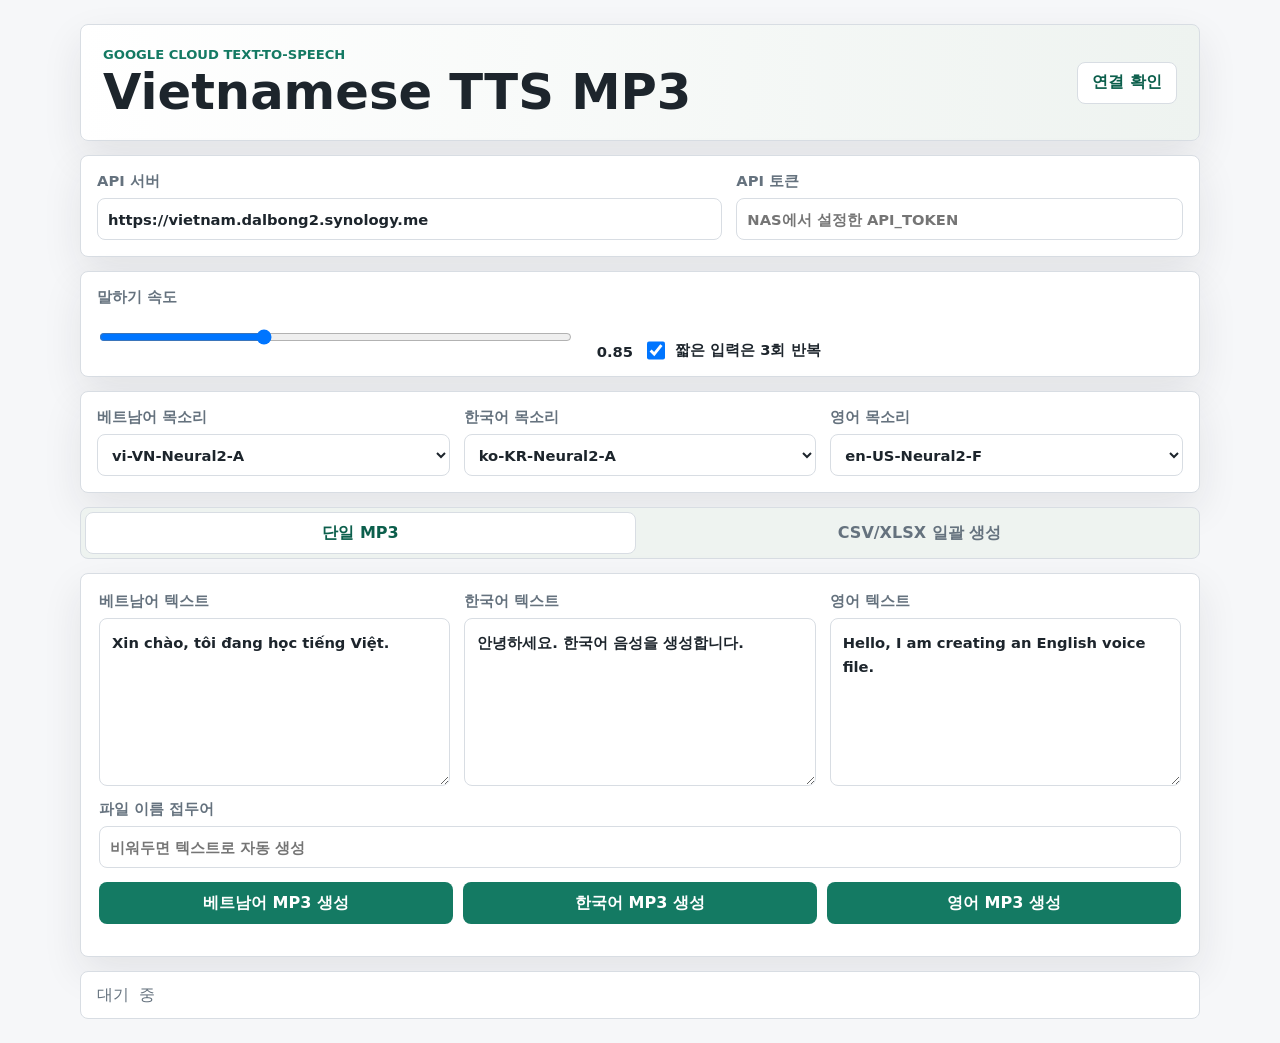
<file: index.html>
<!doctype html>
<html lang="ko">
  <head>
    <meta charset="utf-8">
    <meta name="viewport" content="width=device-width, initial-scale=1">
    <title>Vietnamese TTS MP3</title>
    <link rel="stylesheet" href="styles.css">
  </head>
  <body>
    <main class="app-shell">
      <header class="topbar">
        <div>
          <p class="eyebrow">Google Cloud Text-to-Speech</p>
          <h1>Vietnamese TTS MP3</h1>
        </div>
        <button id="healthButton" class="secondary-button" type="button">연결 확인</button>
      </header>

      <section class="api-panel" aria-label="API settings">
        <label>
          API 서버
          <input id="apiBaseInput" type="url" placeholder="https://tts.example.com">
        </label>
        <label>
          API 토큰
          <input id="apiTokenInput" type="password" autocomplete="off" placeholder="NAS에서 설정한 API_TOKEN">
        </label>
      </section>

      <section class="controls-panel" aria-label="Voice controls">
        <label class="range-label">
          말하기 속도
          <input id="rateInput" type="range" min="0.25" max="2" step="0.01" value="0.85">
          <output id="rateOutput">0.85</output>
        </label>
        <label class="checkbox-label">
          <input id="repeatShortInput" type="checkbox" checked>
          짧은 입력은 3회 반복
        </label>
      </section>

      <section class="voices-panel" aria-label="Voice models">
        <label>
          베트남어 목소리
          <select id="voiceViSelect"></select>
        </label>
        <label>
          한국어 목소리
          <select id="voiceKoSelect"></select>
        </label>
        <label>
          영어 목소리
          <select id="voiceEnSelect"></select>
        </label>
      </section>

      <nav class="tabs" aria-label="TTS modes">
        <button class="tab-button active" type="button" data-tab="single">단일 MP3</button>
        <button class="tab-button" type="button" data-tab="batch">CSV/XLSX 일괄 생성</button>
      </nav>

      <section id="singleTab" class="workspace active" aria-label="Single MP3 generator">
        <div class="language-grid">
          <label>
            베트남어 텍스트
            <textarea id="textViInput" rows="5" spellcheck="false">Xin chào, tôi đang học tiếng Việt.</textarea>
          </label>
          <label>
            한국어 텍스트
            <textarea id="textKoInput" rows="5" spellcheck="false">안녕하세요. 한국어 음성을 생성합니다.</textarea>
          </label>
          <label>
            영어 텍스트
            <textarea id="textEnInput" rows="5" spellcheck="false">Hello, I am creating an English voice file.</textarea>
          </label>
        </div>
        <label>
          파일 이름 접두어
          <input id="filenameInput" type="text" placeholder="비워두면 텍스트로 자동 생성">
        </label>
        <div class="action-row single-action-row">
          <button class="primary-button single-language-button" type="button" data-language="vi">베트남어 MP3 생성</button>
          <button class="primary-button single-language-button" type="button" data-language="ko">한국어 MP3 생성</button>
          <button class="primary-button single-language-button" type="button" data-language="en">영어 MP3 생성</button>
        </div>
        <div id="singleResults" class="result-list" hidden></div>
      </section>

      <section id="batchTab" class="workspace" aria-label="Batch MP3 generator">
        <label>
          CSV 또는 XLSX 파일
          <input id="batchFileInput" type="file" accept=".csv,.xlsx">
        </label>
        <div class="table-note">
          권장 컬럼: 카테고리, 베트남어, 한국어, 영어
        </div>
        <div class="action-row">
          <button id="batchGenerateButton" class="primary-button" type="button">ZIP 생성</button>
        </div>
        <progress id="batchProgress" value="0" max="100" hidden></progress>
      </section>

      <section class="status-panel" aria-label="Status">
        <div id="statusText">대기 중</div>
      </section>
    </main>

    <script src="vendor/xlsx.full.min.js"></script>
    <script src="vendor/jszip.min.js"></script>
    <script src="app.js"></script>
  </body>
</html>
</file>
<file: styles.css>
:root {
  color-scheme: light;
  --bg: #f6f7f9;
  --surface: #ffffff;
  --surface-strong: #eef3f0;
  --text: #1d252c;
  --muted: #65727e;
  --line: #d8dde3;
  --accent: #147a63;
  --accent-strong: #0c5f4c;
  --accent-soft: #dceee8;
  --warning: #9a5a00;
  --danger: #b42318;
  --shadow: 0 16px 40px rgba(28, 38, 47, 0.09);
  font-family: "Segoe UI", "Malgun Gothic", system-ui, sans-serif;
}

* {
  box-sizing: border-box;
}

body {
  margin: 0;
  min-height: 100vh;
  background: var(--bg);
  color: var(--text);
}

button,
input,
select,
textarea {
  font: inherit;
}

.app-shell {
  width: min(1120px, calc(100% - 32px));
  margin: 24px auto;
  display: grid;
  gap: 14px;
}

.topbar,
.api-panel,
.controls-panel,
.voices-panel,
.workspace,
.status-panel {
  background: var(--surface);
  border: 1px solid var(--line);
  border-radius: 8px;
  box-shadow: var(--shadow);
}

.topbar {
  min-height: 112px;
  display: flex;
  align-items: center;
  justify-content: space-between;
  gap: 16px;
  padding: 22px;
  background: linear-gradient(90deg, #ffffff 0%, #eef3f0 100%);
}

.eyebrow {
  margin: 0 0 4px;
  color: var(--accent);
  font-size: 0.82rem;
  font-weight: 700;
  letter-spacing: 0;
  text-transform: uppercase;
}

h1 {
  margin: 0;
  font-size: clamp(2rem, 5vw, 3.1rem);
  line-height: 1.05;
  letter-spacing: 0;
}

label {
  display: grid;
  gap: 7px;
  color: var(--muted);
  font-size: 0.92rem;
  font-weight: 700;
}

input,
select,
textarea {
  width: 100%;
  border: 1px solid var(--line);
  border-radius: 8px;
  background: #fff;
  color: var(--text);
  outline: none;
}

input,
select {
  min-height: 42px;
  padding: 8px 10px;
}

textarea {
  min-height: 168px;
  resize: vertical;
  padding: 12px;
  line-height: 1.6;
}

input:focus,
select:focus,
textarea:focus {
  border-color: var(--accent);
  box-shadow: 0 0 0 3px var(--accent-soft);
}

.api-panel,
.controls-panel,
.voices-panel {
  display: grid;
  grid-template-columns: repeat(3, minmax(0, 1fr));
  gap: 14px;
  padding: 16px;
}

.api-panel {
  grid-template-columns: 1.4fr 1fr;
}

.controls-panel {
  grid-template-columns: minmax(220px, 1fr) minmax(220px, 1fr);
}

.range-label {
  grid-template-columns: 1fr auto;
  align-items: end;
}

.range-label input {
  grid-column: 1 / 2;
  padding: 0;
}

.range-label output {
  grid-row: 2;
  grid-column: 2;
  min-width: 56px;
  text-align: right;
  color: var(--text);
}

.checkbox-label {
  align-content: end;
  grid-template-columns: auto 1fr;
  gap: 10px;
  color: var(--text);
}

.checkbox-label input {
  width: 18px;
  min-height: 18px;
  margin: 0;
}

.tabs {
  display: flex;
  gap: 8px;
  padding: 4px;
  border: 1px solid var(--line);
  border-radius: 8px;
  background: var(--surface-strong);
}

.tab-button,
.primary-button,
.secondary-button,
.download-link {
  min-height: 42px;
  border: 1px solid transparent;
  border-radius: 8px;
  padding: 9px 14px;
  cursor: pointer;
  text-decoration: none;
  font-weight: 800;
}

.tab-button {
  flex: 1;
  background: transparent;
  color: var(--muted);
}

.tab-button.active {
  background: var(--surface);
  color: var(--accent-strong);
  border-color: var(--line);
}

.workspace {
  display: none;
  gap: 14px;
  padding: 18px;
}

.workspace.active {
  display: grid;
}

.language-grid {
  display: grid;
  grid-template-columns: repeat(3, minmax(0, 1fr));
  gap: 14px;
}

.primary-button {
  background: var(--accent);
  color: #fff;
}

.primary-button:hover {
  background: var(--accent-strong);
}

.primary-button:disabled,
.secondary-button:disabled {
  cursor: not-allowed;
  opacity: 0.55;
}

.secondary-button {
  background: #fff;
  color: var(--accent-strong);
  border-color: var(--line);
}

.download-link {
  display: inline-grid;
  place-items: center;
  background: #243447;
  color: #fff;
}

.action-row {
  display: flex;
  flex-wrap: wrap;
  gap: 10px;
  align-items: center;
}

.single-action-row {
  display: grid;
  grid-template-columns: repeat(3, minmax(0, 1fr));
}

audio {
  width: 100%;
}

.result-list {
  display: grid;
  gap: 12px;
}

.result-item {
  display: grid;
  grid-template-columns: minmax(180px, 1fr) minmax(260px, 2fr) auto;
  gap: 12px;
  align-items: center;
  border-top: 1px solid var(--line);
  padding-top: 12px;
}

.result-title {
  display: grid;
  gap: 3px;
  min-width: 0;
}

.result-title strong,
.result-title span {
  overflow: hidden;
  text-overflow: ellipsis;
  white-space: nowrap;
}

.result-title span {
  color: var(--muted);
  font-size: 0.86rem;
}

progress {
  width: 100%;
  height: 14px;
  accent-color: var(--accent);
}

.table-note {
  min-height: 44px;
  display: flex;
  align-items: center;
  border: 1px dashed var(--line);
  border-radius: 8px;
  padding: 10px 12px;
  color: var(--warning);
  background: #fffaf0;
  font-weight: 700;
}

.status-panel {
  min-height: 48px;
  display: flex;
  align-items: center;
  padding: 12px 16px;
  color: var(--muted);
  font-family: Consolas, "Courier New", monospace;
  box-shadow: none;
}

.status-panel.error {
  color: var(--danger);
  border-color: #f5c2bd;
  background: #fff5f5;
}

.status-panel.success {
  color: var(--accent-strong);
  border-color: #b8ded2;
  background: #f1faf6;
}

@media (max-width: 760px) {
  .app-shell {
    width: min(100% - 20px, 1120px);
    margin: 10px auto;
  }

  .topbar {
    align-items: stretch;
    flex-direction: column;
  }

  .api-panel,
  .controls-panel,
  .voices-panel,
  .language-grid,
  .single-action-row,
  .result-item {
    grid-template-columns: 1fr;
  }

  .tabs {
    flex-direction: column;
  }
}
</file>
